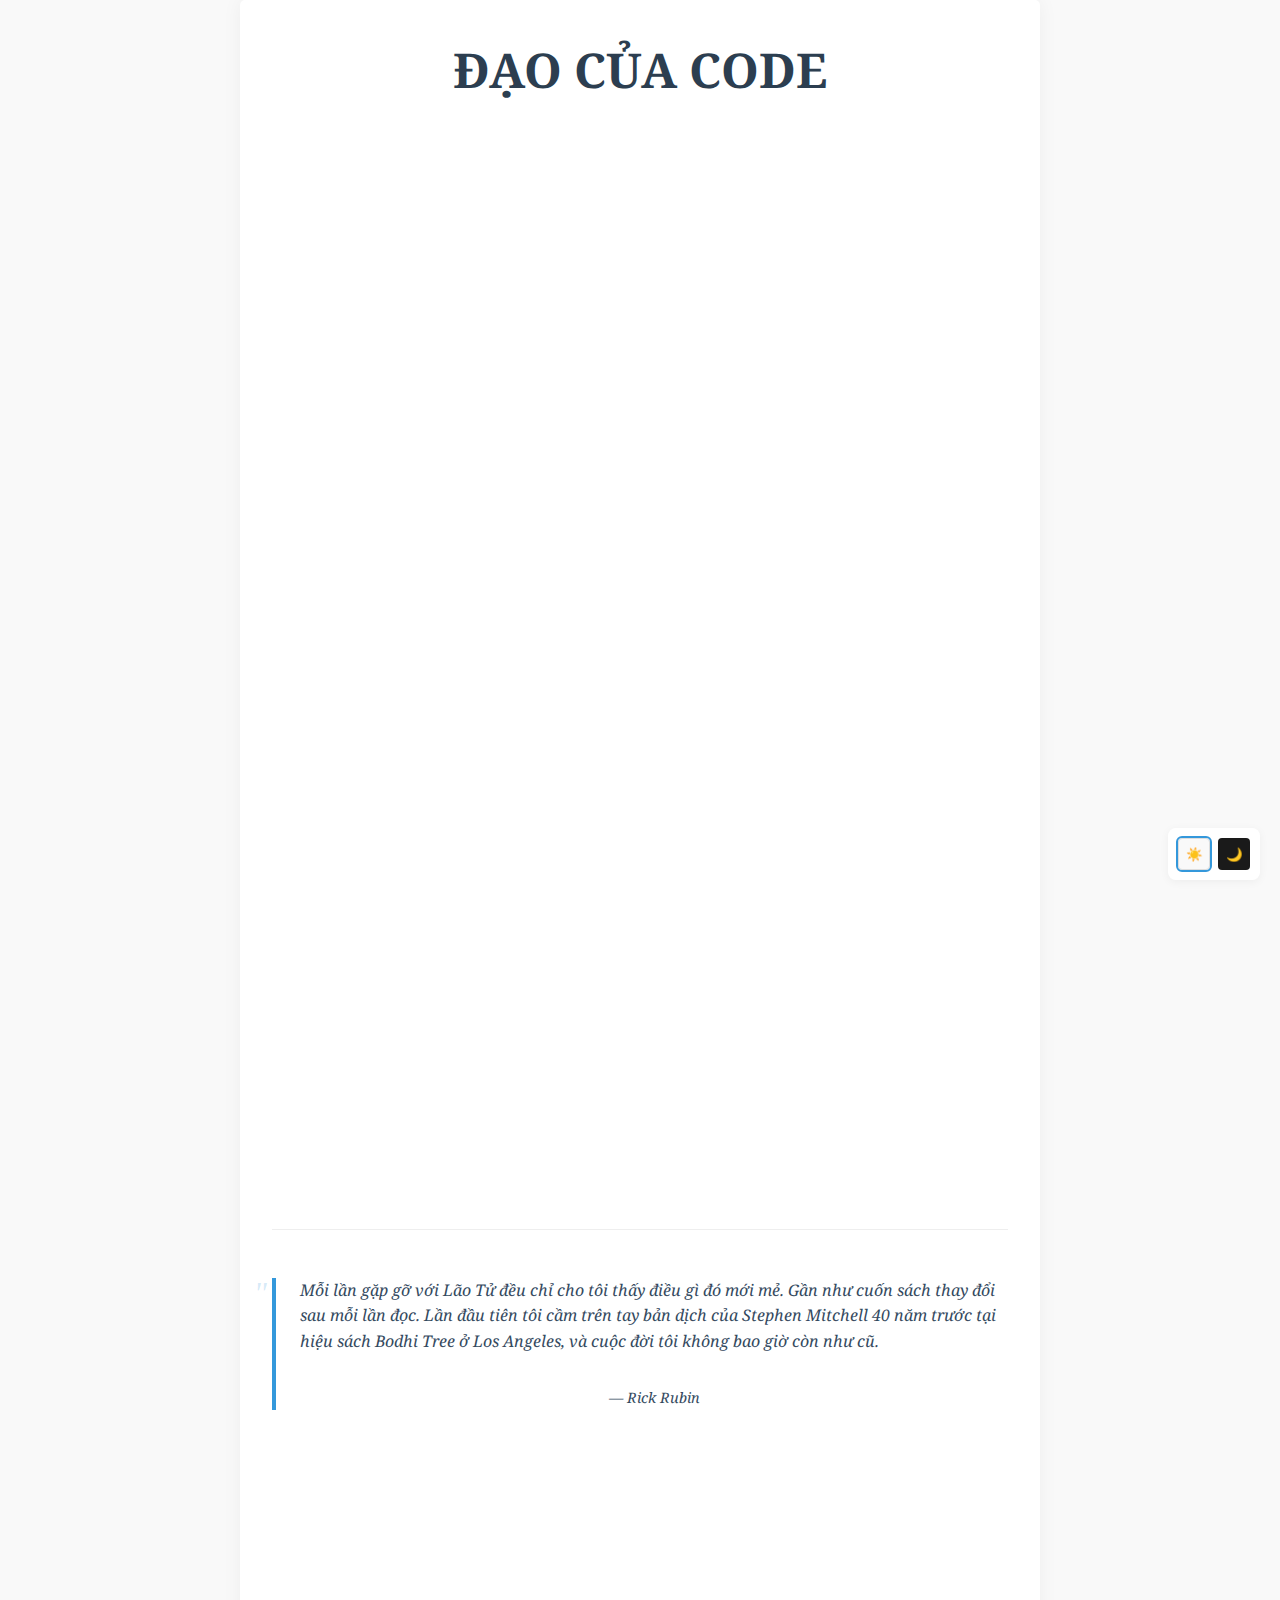
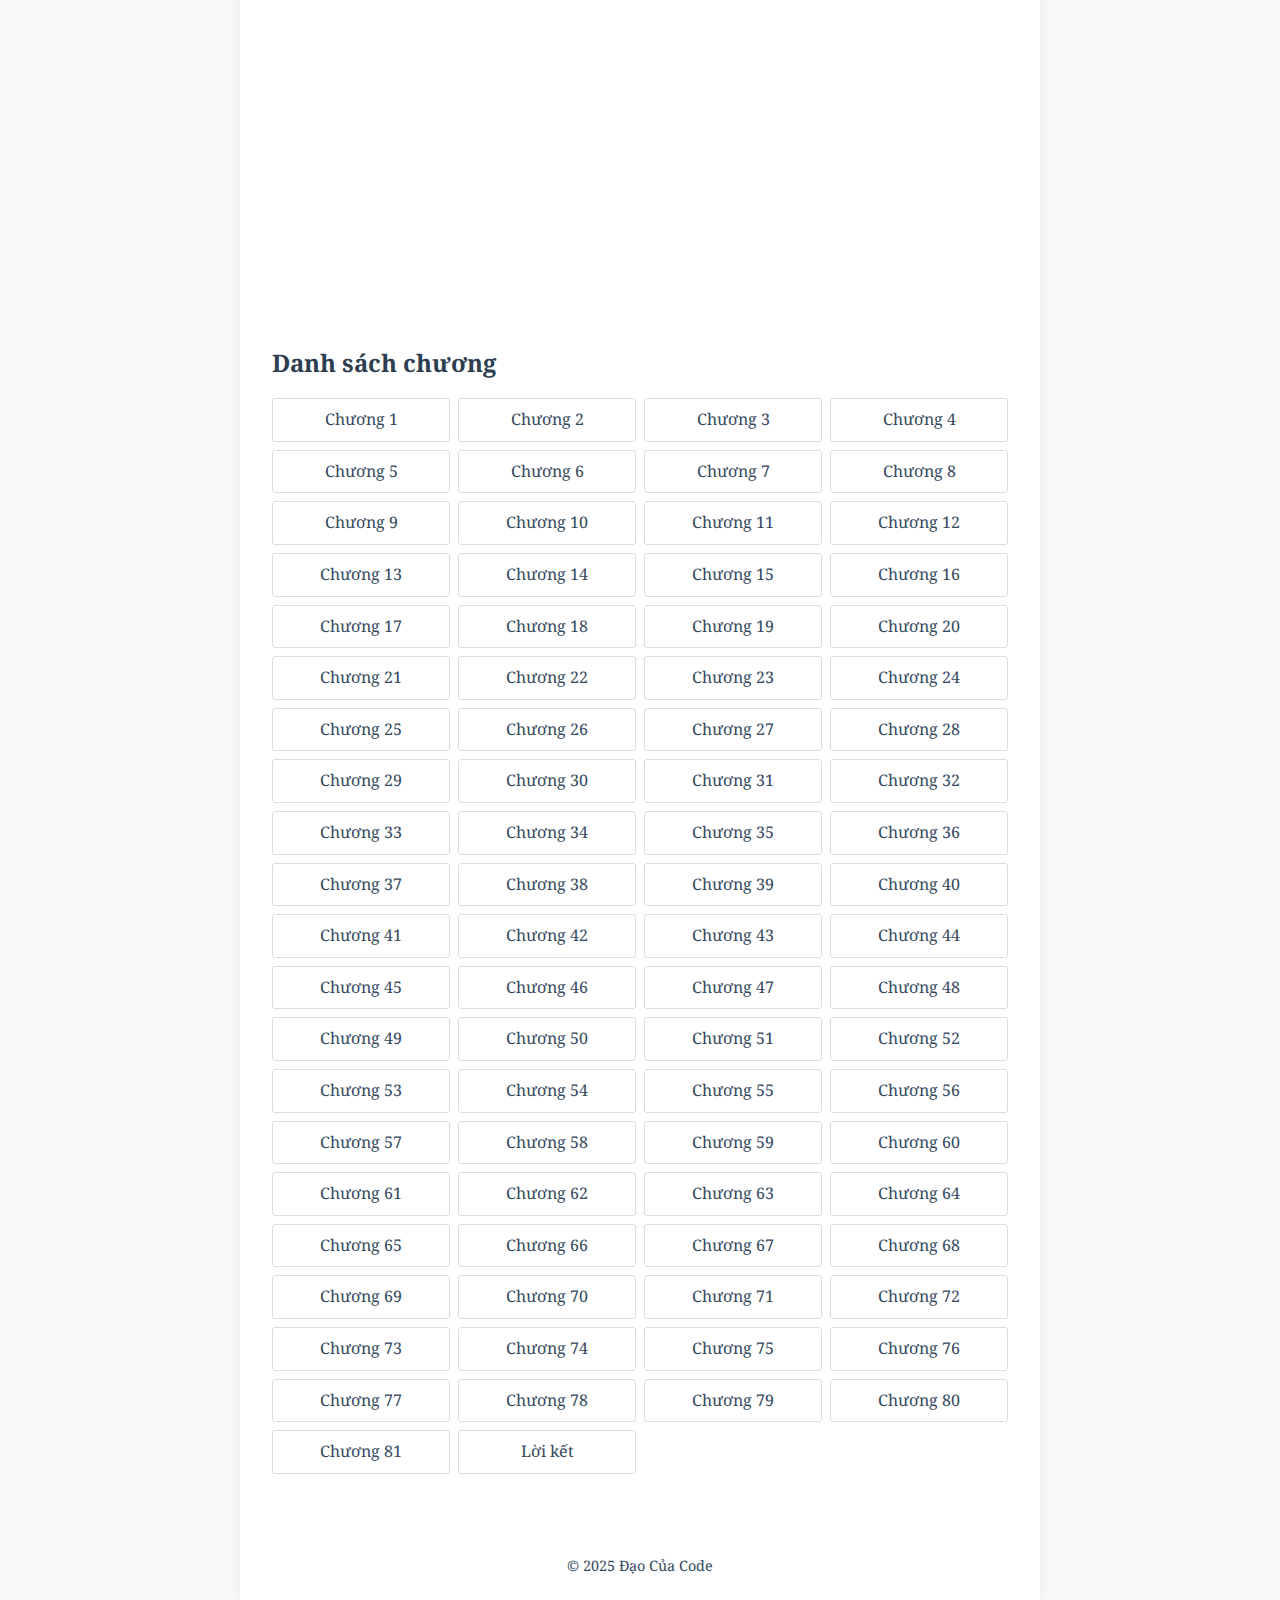
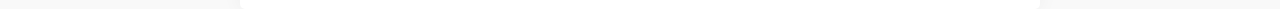
<file: index.html>
<!DOCTYPE html>
<html lang="vi">
<head>
    <meta charset="UTF-8">
    <meta name="viewport" content="width=device-width, initial-scale=1.0">
    <meta http-equiv="content-language" content="vi">
    
    <title>Đạo Của Code - Nghệ Thuật Vĩnh Cửu của Vibe Coding</title>
    
    <!-- Primary Meta Tags -->
    <meta name="title" content="Đạo Của Code - Nghệ Thuật Vĩnh Cửu của Vibe Coding">
    <meta name="description" content="81 chương triết lý lập trình từ Đạo Đức Kinh - nơi code không chỉ là logic mà còn là nghệ thuật sống">
    <meta name="author" content="Phuc NT">
    <meta name="keywords" content="lập trình, coding, triết học, đạo đức kinh, vibe coding, rick rubin, lão tử">

    <!-- Favicon -->
    <link rel="icon" type="image/png" href="assets/image/intro.png">
    
    <!-- Open Graph / Facebook -->
    <meta property="og:type" content="website">
    <meta property="og:url" content="https://phuc-nt.github.io/the-way-of-code/">
    <meta property="og:site_name" content="Đạo Của Code">
    <meta property="og:title" content="Đạo Của Code - Nghệ Thuật Vĩnh Cửu của Vibe Coding">
    <meta property="og:description" content="81 chương triết lý lập trình từ Đạo Đức Kinh - nơi code không chỉ là logic mà còn là nghệ thuật sống">
    <meta property="og:image" content="https://phuc-nt.github.io/the-way-of-code/assets/image/intro.png">
    <meta property="og:image:width" content="1200">
    <meta property="og:image:height" content="630">
    
    <!-- Twitter -->
    <meta name="twitter:card" content="summary_large_image">
    <meta name="twitter:url" content="https://phuc-nt.github.io/the-way-of-code/">
    <meta name="twitter:title" content="Đạo Của Code - Nghệ Thuật Vĩnh Cửu của Vibe Coding">
    <meta name="twitter:description" content="81 chương triết lý lập trình từ Đạo Đức Kinh - nơi code không chỉ là logic mà còn là nghệ thuật sống">
    <meta name="twitter:image" content="https://phuc-nt.github.io/the-way-of-code/assets/image/intro.png">
    
    <!-- Styles -->
    <link rel="stylesheet" href="assets/css/main.css">
    <link rel="stylesheet" href="assets/css/animations.css">
    <link rel="preconnect" href="https://fonts.googleapis.com">
    <link rel="preconnect" href="https://fonts.gstatic.com" crossorigin>
    <link href="https://fonts.googleapis.com/css2?family=Noto+Serif:ital,wght@0,400;0,700;1,400&display=swap" rel="stylesheet">
</head>
<body>
    <div class="container home-container">
        <header class="home-header" id="home-header">
            <!-- Header content will be dynamically inserted here -->
        </header>
        
        <main class="home-content">
            <section class="introduction" id="introduction">
                <!-- Introduction content will be dynamically inserted here -->
            </section>
            
            <section class="chapter-list">
                <h2>Danh sách chương</h2>
                <ul class="chapters" id="chapter-list">
                    <!-- Chapter links will be dynamically inserted here -->
                </ul>
            </section>
        </main>
        
        <footer>
            <div class="footer-content">
                <p>&copy; 2025 Đạo Của Code</p>
            </div>
        </footer>
    </div>
    
    <div class="theme-switcher">
        <button class="theme-button light" data-theme="light" title="Light theme">☀️</button>
        <button class="theme-button dark" data-theme="dark" title="Dark theme">🌙</button>
    </div>

    <script src="assets/js/main.js"></script>
    <script src="assets/js/render.js"></script>
</body>
</html>
</file>
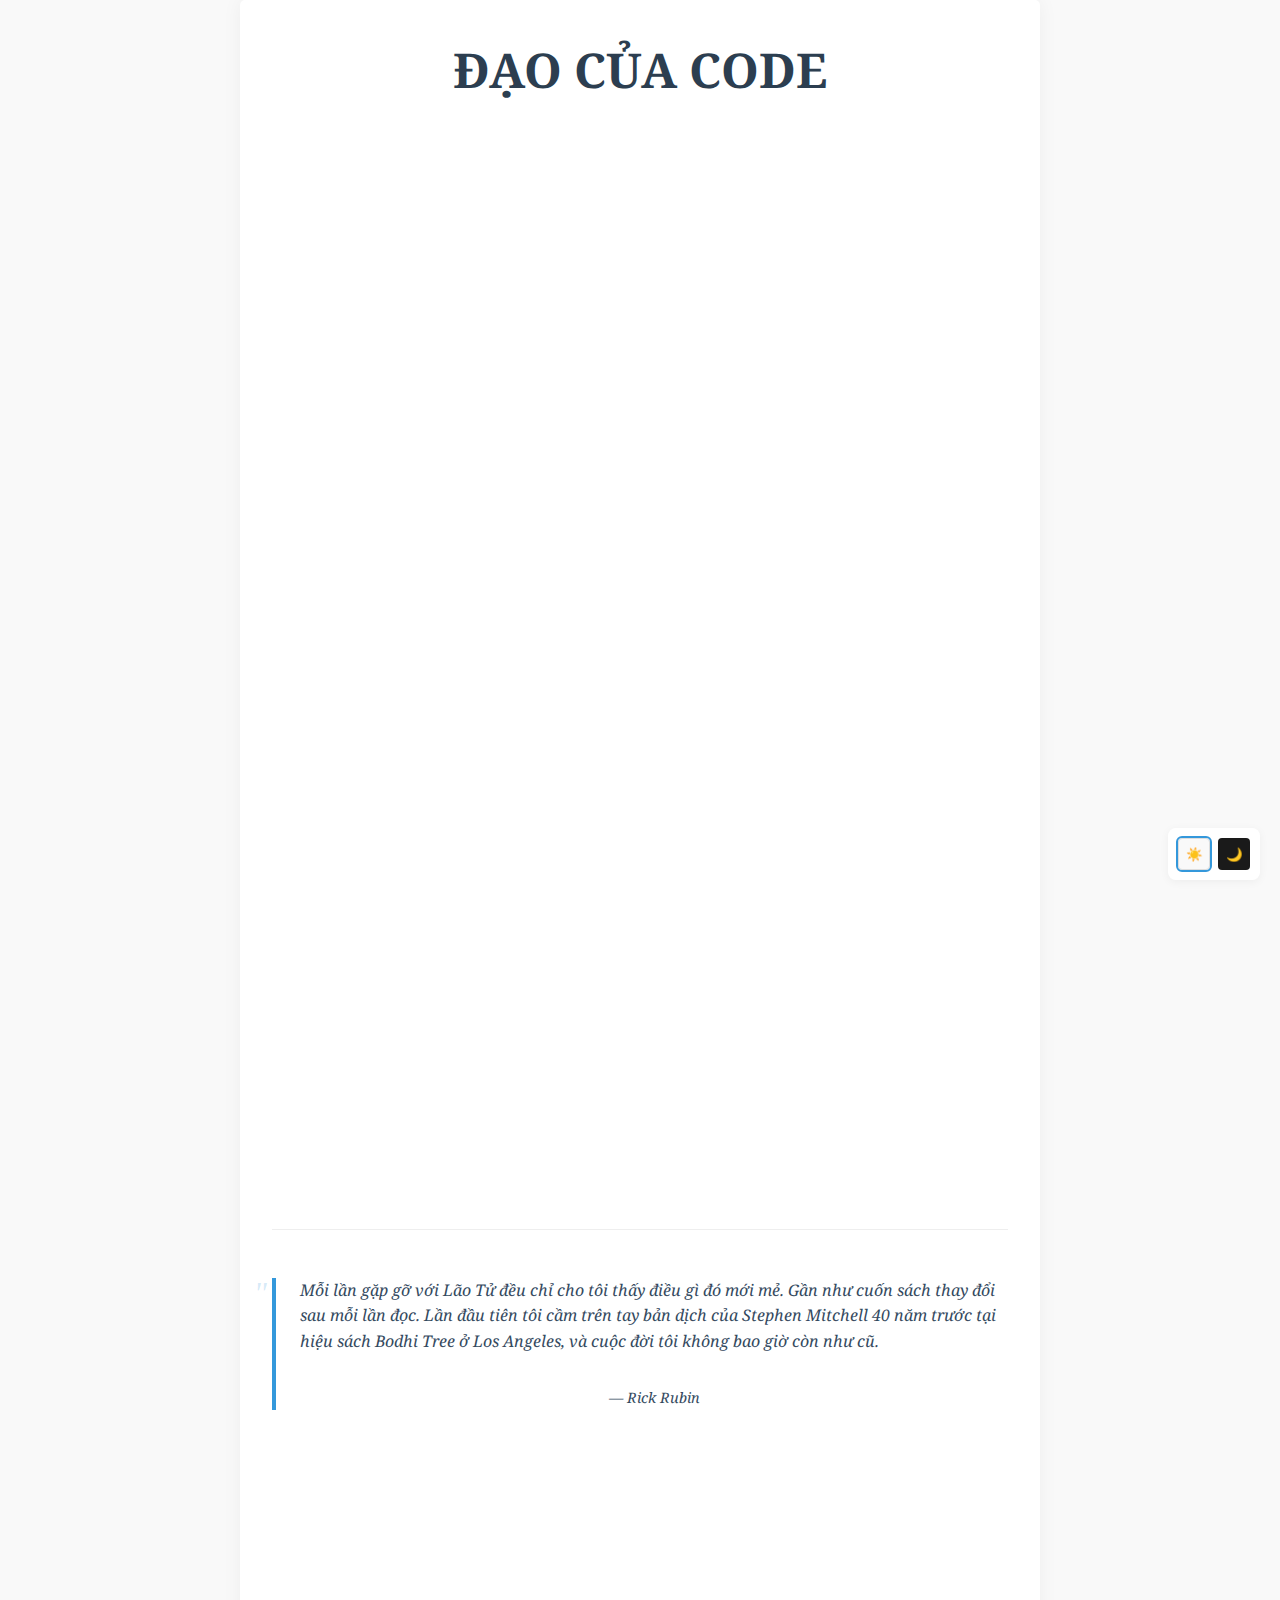
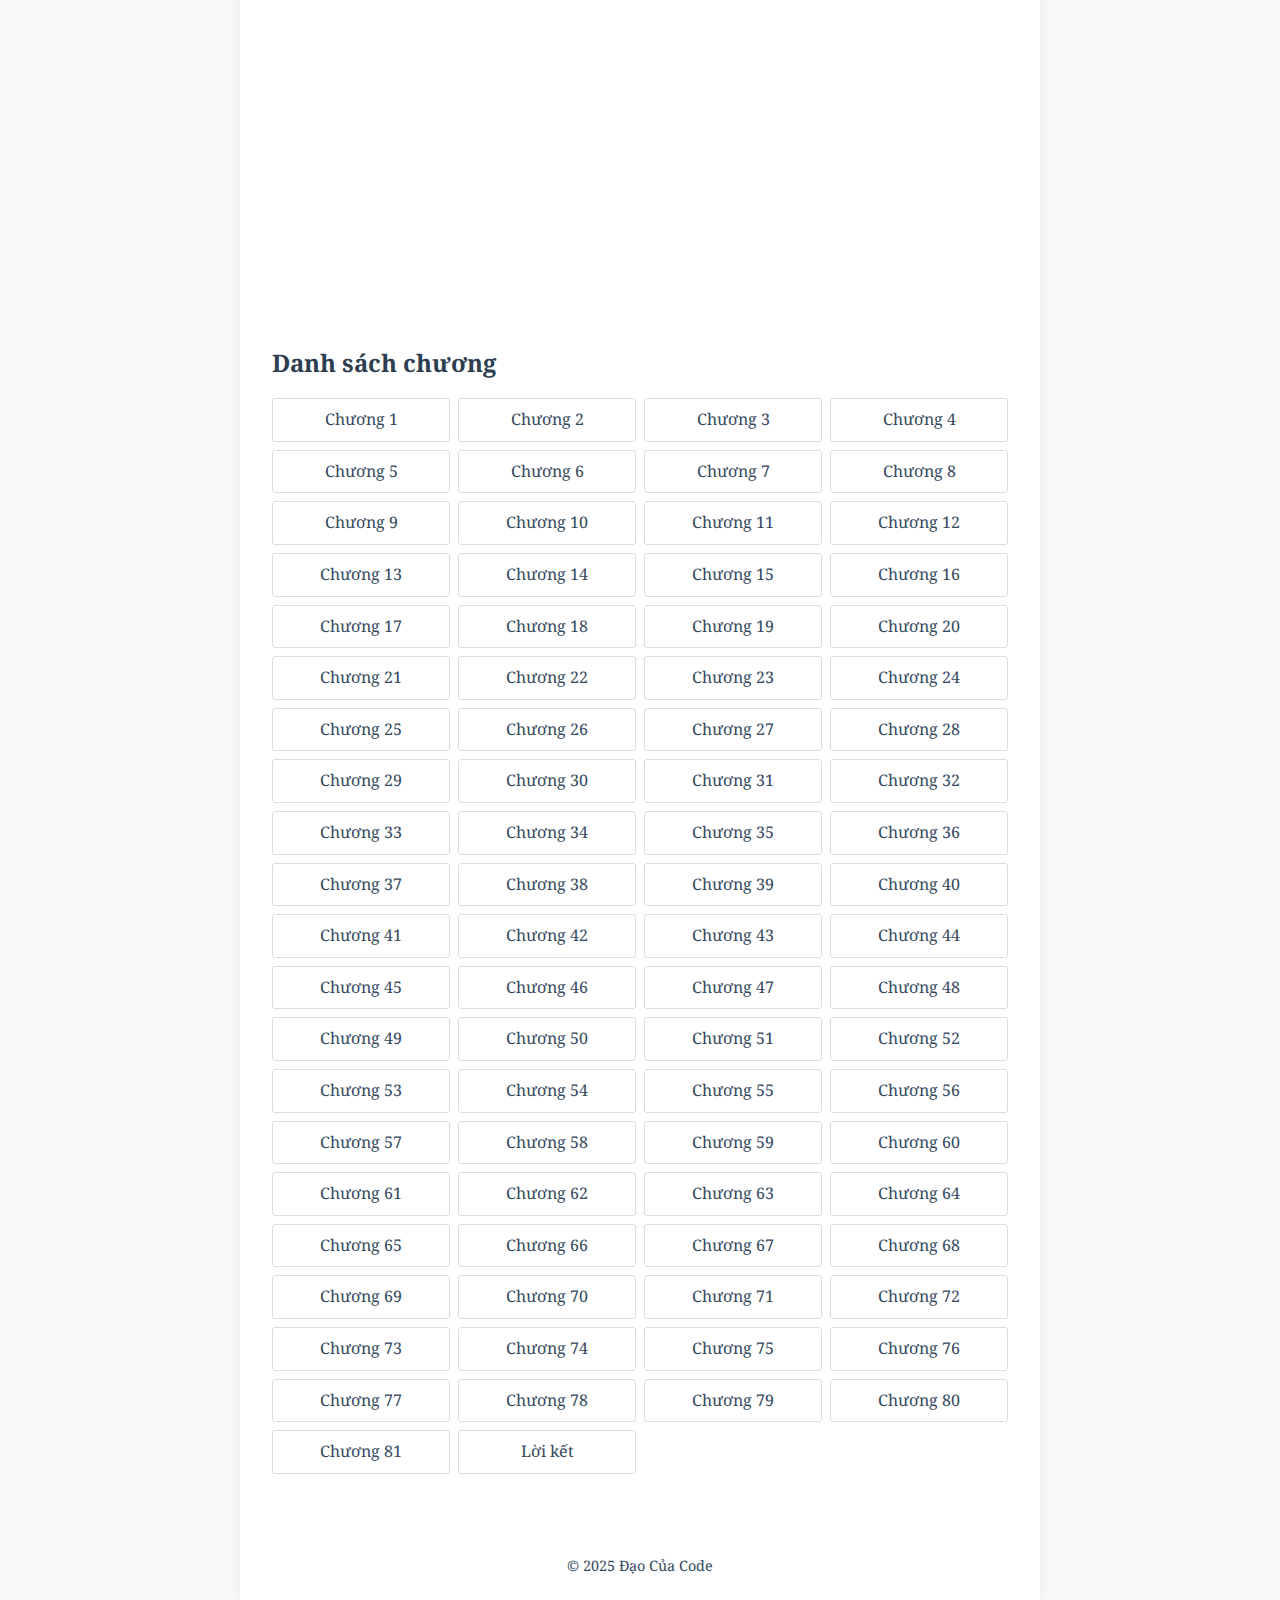
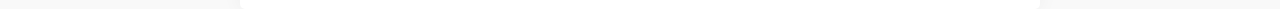
<file: chapter.html>
<!DOCTYPE html>
<html lang="vi">
<head>
    <meta charset="UTF-8">
    <meta name="viewport" content="width=device-width, initial-scale=1.0">
    <title>Đạo Của Code - Chương</title>
    <link rel="stylesheet" href="assets/css/main.css">
    <link rel="stylesheet" href="assets/css/animations.css">
    <link rel="preconnect" href="https://fonts.googleapis.com">
    <link rel="preconnect" href="https://fonts.gstatic.com" crossorigin>
    <link href="https://fonts.googleapis.com/css2?family=Noto+Serif:ital,wght@0,400;0,700;1,400&display=swap" rel="stylesheet">
</head>
<body>
    <div class="container chapter-container">
        <header>
            <div class="home-header">
                <a href="index.html" class="home-link">ĐẠO CỦA CODE</a>
            </div>
            <nav class="navigation">
                <div class="chapter-nav chapter-header-nav" id="chapter-navigation">
                    <!-- Navigation will be dynamically inserted here -->
                </div>
            </nav>
        </header>
        
        <main class="chapter-content" id="chapter-content">
            <!-- Chapter content will be dynamically inserted here -->
        </main>
        
        <footer>
            <div class="chapter-footer-nav" id="footer-navigation">
                <!-- Footer navigation will be dynamically inserted here -->
            </div>
            <div class="footer-content">
                <p>&copy; 2025 Đạo Của Code</p>
            </div>
        </footer>
    </div>
    
    <div class="theme-switcher">
        <button class="theme-button light" data-theme="light" title="Light theme">☀️</button>
        <button class="theme-button dark" data-theme="dark" title="Dark theme">🌙</button>
        <button class="theme-button brown" data-theme="brown" title="Brown theme">📜</button>
    </div>

    <script src="assets/js/main.js"></script>
    <script src="assets/js/render.js"></script>
</body>
</html>
</file>
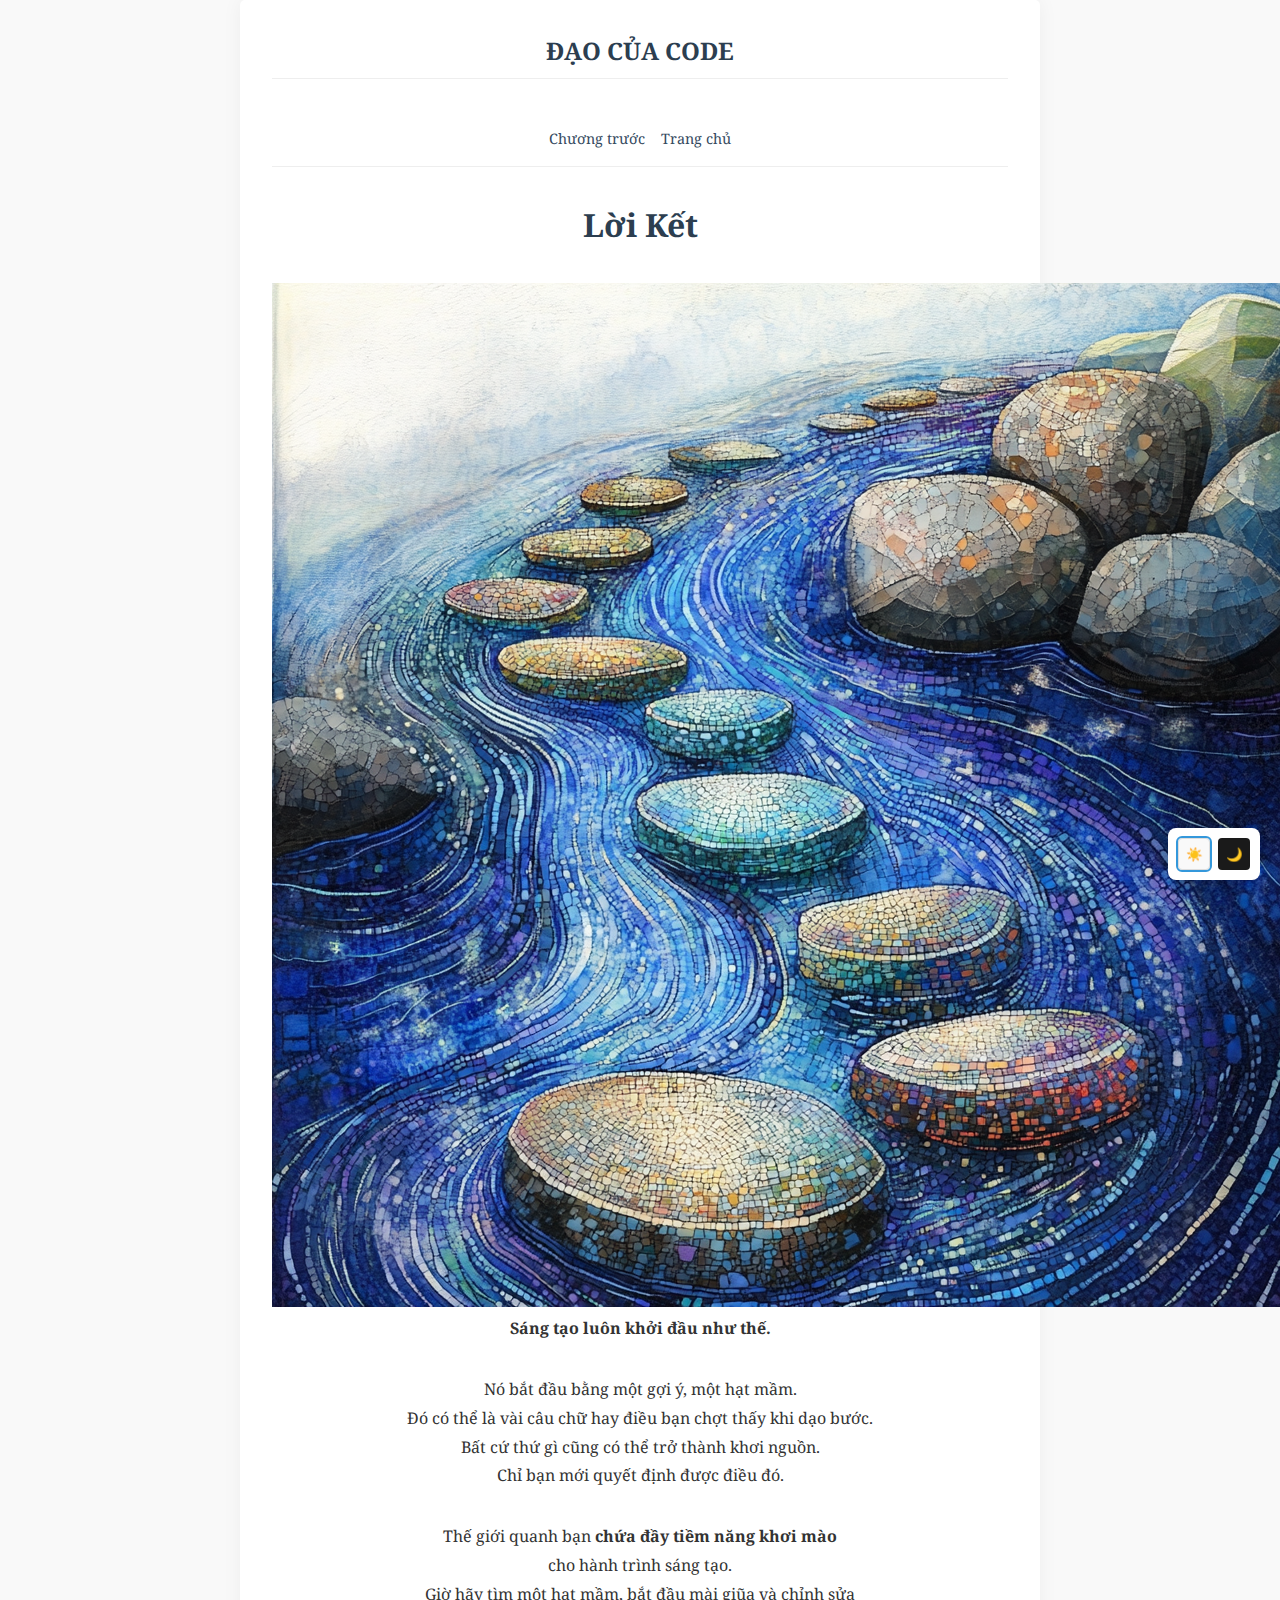
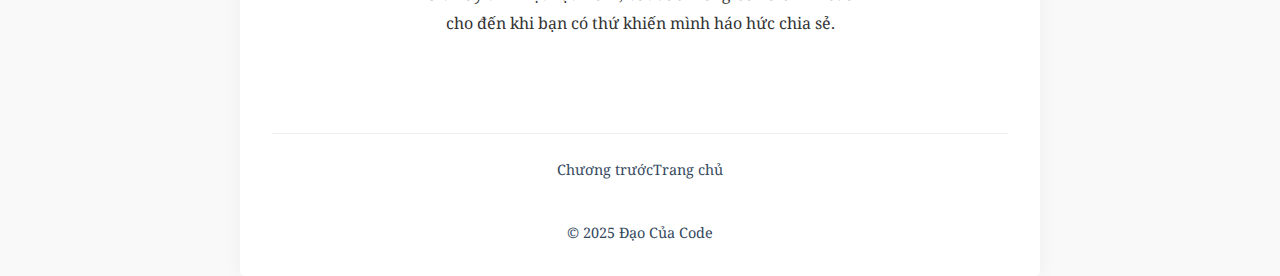
<file: outro.html>
<!DOCTYPE html>
<html lang="vi">
<head>
    <meta charset="UTF-8">
    <meta name="viewport" content="width=device-width, initial-scale=1.0">
    <meta http-equiv="content-language" content="vi">
    
    <title>Đạo Của Code - Lời Kết</title>
    
    <!-- Primary Meta Tags -->
    <meta name="title" content="Đạo Của Code - Lời Kết">
    <meta name="description" content="Lời kết của 81 chương triết lý lập trình từ Đạo Đức Kinh - hành trình khám phá nghệ thuật code từ cội nguồn">
    <meta name="author" content="Phuc NT">
    <meta name="keywords" content="lập trình, coding, triết học, đạo đức kinh, vibe coding, rick rubin, lão tử">

    <!-- Favicon -->
    <link rel="icon" type="image/png" href="assets/image/outro.png">
    
    <!-- Open Graph / Facebook -->
    <meta property="og:type" content="website">
    <meta property="og:url" content="https://phuc-nt.github.io/the-way-of-code/outro.html">
    <meta property="og:site_name" content="Đạo Của Code">
    <meta property="og:title" content="Đạo Của Code - Lời Kết">
    <meta property="og:description" content="Lời kết của 81 chương triết lý lập trình từ Đạo Đức Kinh - hành trình khám phá nghệ thuật code từ cội nguồn">
    <meta property="og:image" content="https://phuc-nt.github.io/the-way-of-code/assets/image/outro.png">
    <meta property="og:image:width" content="1200">
    <meta property="og:image:height" content="630">
    
    <!-- Twitter -->
    <meta name="twitter:card" content="summary_large_image">
    <meta name="twitter:url" content="https://phuc-nt.github.io/the-way-of-code/outro.html">
    <meta name="twitter:title" content="Đạo Của Code - Lời Kết">
    <meta name="twitter:description" content="Lời kết của 81 chương triết lý lập trình từ Đạo Đức Kinh - hành trình khám phá nghệ thuật code từ cội nguồn">
    <meta name="twitter:image" content="https://phuc-nt.github.io/the-way-of-code/assets/image/outro.png">
    
    <!-- Styles -->
    <link rel="stylesheet" href="assets/css/main.css">
    <link rel="stylesheet" href="assets/css/edge-glow.css">
    <link rel="preconnect" href="https://fonts.googleapis.com">
    <link rel="preconnect" href="https://fonts.gstatic.com" crossorigin>
    <link href="https://fonts.googleapis.com/css2?family=Noto+Serif:ital,wght@0,400;0,700;1,400&display=swap" rel="stylesheet">
</head>
<body>
    <div class="container chapter-container">
        <header>
            <div class="home-header">
                <a href="index.html" class="home-link">ĐẠO CỦA CODE</a>
            </div>
            <nav class="navigation">
                <div class="chapter-nav chapter-header-nav" id="chapter-navigation">
                    <a href="chapter.html?id=81" class="prev-chapter">Chương trước</a>
                    <a href="index.html" class="next-chapter">Trang chủ</a>
                </div>
            </nav>
        </header>
        
        <main class="chapter-content" id="outro-content">
            <!-- Outro content will be dynamically inserted here -->
        </main>
        
        <footer>
            <div class="chapter-footer-nav" id="footer-navigation">
                <a href="chapter.html?id=81" class="prev-chapter">Chương trước</a>
                <a href="index.html" class="next-chapter">Trang chủ</a>
            </div>
            <div class="footer-content">
                <p>&copy; 2025 Đạo Của Code</p>
            </div>
        </footer>
    </div>
    
    <div class="theme-switcher">
        <button class="theme-button light" data-theme="light" title="Light theme">☀️</button>
        <button class="theme-button dark" data-theme="dark" title="Dark theme">🌙</button>
    </div>
    
    <script src="assets/js/main.js"></script>
    <script>
        document.addEventListener('DOMContentLoaded', function() {
            // Khởi tạo theme manager từ main.js
            if (typeof themeManager !== 'undefined') {
                themeManager.init();
            }
            
            // Animation sẽ tự khởi tạo sau khi nội dung được tải
            
            // Tải nội dung của outro.json
            fetch('data/outro.json')
                .then(response => {
                    if (!response.ok) {
                        throw new Error('Network response was not ok');
                    }
                    return response.json();
                })
                .then(data => {
                    renderOutroContent(data);
                })
                .catch(error => {
                    console.error('Error loading outro data:', error);
                    document.getElementById('outro-content').innerHTML = '<p>Đã xảy ra lỗi khi tải dữ liệu. Vui lòng thử lại sau.</p>';
                });
        });
        
        // Render nội dung outro sử dụng parseMarkdown
        function renderOutroContent(data) {
            const contentElement = document.getElementById('outro-content');
            if (!contentElement) return;
            
            let contentHTML = `<h1 class="chapter-heading fade-in">${data.title || 'Lời Kết'}</h1>`;
            
            // Thêm ảnh minh họa
            contentHTML += `<div class="outro-illustration">
                <img src="assets/image/outro.png" alt="Minh họa Lời Kết" class="hero-illustration fade-in-delayed">
            </div>`;
            
            // Render các đoạn thơ (verses)
            contentHTML += `<div class="verse-container">`;
            
            if (data.content?.verses?.length > 0) {
                data.content.verses.forEach(verse => {
                    contentHTML += `<p class="verse" id="${verse.id}">`;
                    
                    verse.lines.forEach((line, index) => {
                        // Sử dụng hàm parseMarkdown
                        contentHTML += parseMarkdown(line);
                        if (index < verse.lines.length - 1) {
                            contentHTML += `<br>`;
                        }
                    });
                    
                    contentHTML += `</p>`;
                });
            }
            
            contentHTML += '</div>';
            
            // Hiển thị quote nếu có, sử dụng cùng class với chapter
            if (data.content?.quote?.text) {
                contentHTML += `
                    <div class="comment-section">
                        <h3>Lời cuối</h3>
                        <div class="commentary-container fade-in">
                            <div class="commentary-item">
                                <p>${parseMarkdown(data.content.quote.text)}</p>
                                ${data.content.quote.author ? `<p class="quote-author">— <em>${data.content.quote.author}</em></p>` : ''}
                            </div>
                        </div>
                    </div>
                `;
            }
            
            contentElement.innerHTML = contentHTML;
            
            // Fade-in animation
            document.querySelector('.container').classList.add('fade-in-content');
            
            // Edge glow elements
            if (typeof addGlowElements === 'function') {
                addGlowElements();
            }
            
            // Animation đã được chuyển sang chapter 1
            
            styleNavigation();
        }
        
        // Hàm này áp dụng cùng kiểu dáng cho navigation như trong main.js
        function styleNavigation() {
            // Thêm class fade-in cho animation
            const headerNav = document.getElementById('chapter-navigation');
            const footerNav = document.getElementById('footer-navigation');
            
            if (headerNav) {
                headerNav.classList.add('fade-in');
            }
            
            if (footerNav) {
                footerNav.classList.add('fade-in');
            }
        }
    </script>
</body>
</html>
</file>
<file: assets/css/main.css>
/* main.css - Stylesheet chính cho trang web */

:root {
    /* Light theme (default) */
    --primary-color: #2c3e50;
    --secondary-color: #34495e;
    --accent-color: #3498db;
    --accent-color-rgb: 52, 152, 219; /* RGB values for accent color */
    --text-color: #333;
    --light-text: #ecf0f1;
    --background-color: #f9f9f9;
    --paper-color: #fff;
    --border-color: #eee;
    --code-bg: #f5f5f5;
    --shadow-color: rgba(0, 0, 0, 0.05);
    --hover-bg: rgba(52, 152, 219, 0.1);
    --transition-time: 0.4s;
}

/* Dark theme */
[data-theme="dark"] {
    --primary-color: #ecf0f1;
    --secondary-color: #bdc3c7;
    --accent-color: #3498db;
    --accent-color-rgb: 52, 152, 219; /* RGB values for accent color */
    --text-color: #ecf0f1;
    --light-text: #ecf0f1;
    --background-color: #1a1a1a;
    --paper-color: #2c2c2c;
    --border-color: #404040;
    --code-bg: #363636;
    --shadow-color: rgba(0, 0, 0, 0.2);
    --hover-bg: rgba(52, 152, 219, 0.2);
}

/* Brown theme */
[data-theme="brown"] {
    --primary-color: #5D4037;
    --secondary-color: #795548;
    --accent-color: #8D6E63;
    --accent-color-rgb: 141, 110, 99; /* RGB values for accent color */
    --text-color: #3E2723;
    --light-text: #EFEBE9;
    --background-color: #EFEBE9;
    --paper-color: #FFF3E0;
    --border-color: #D7CCC8;
    --code-bg: #FAFAFA;
    --shadow-color: rgba(93, 64, 55, 0.05);
    --hover-bg: rgba(141, 110, 99, 0.1);
}

* {
    margin: 0;
    padding: 0;
    box-sizing: border-box;
}

body {
    font-family: "Noto Serif", Georgia, serif;
    line-height: 1.6;
    color: var(--text-color);
    background-color: var(--background-color);
    display: flex;
    flex-direction: column;
    min-height: 100vh;
}

.container {
    max-width: 800px;
    margin: 0 auto;
    padding: 2rem;
    background: var(--paper-color);
    box-shadow: 0 0 20px var(--shadow-color);
    border-radius: 5px;
    min-height: 100vh;
}

/* Header và navigation */
header {
    margin-bottom: 2rem;
    border-bottom: 1px solid var(--border-color);
    padding-bottom: 1rem;
}

.navigation {
    display: flex;
    justify-content: center;
    align-items: center;
    flex-wrap: wrap;
    gap: 1rem;
}

.home-header {
    text-align: center;
    margin-bottom: 1.5rem;
    padding-bottom: 0.5rem;
    border-bottom: 1px solid #eee;
}

.home-link {
    color: var(--primary-color);
    text-decoration: none;
    font-weight: bold;
    font-size: 1.5rem;
    transition: color var(--transition-time);
}

.home-link:hover {
    color: var(--accent-color);
}

.chapter-nav {
    display: flex;
    align-items: center;
    gap: 1rem;
    flex-wrap: wrap;
    justify-content: center;
}

.chapter-header-nav, .chapter-footer-nav .chapter-nav {
    justify-content: center;
}

.prev-chapter, .next-chapter {
    color: var(--secondary-color);
    text-decoration: none;
    transition: color var(--transition-time);
    white-space: nowrap;
    font-size: 0.9rem;
}

.prev-chapter:hover, .next-chapter:hover {
    color: var(--accent-color);
}

.chapter-title {
    font-weight: bold;
    font-size: 0.9rem;
}

/* Nội dung chương */
.chapter-heading {
    text-align: center;
    margin-bottom: 2rem;
    font-size: 2rem;
    color: var(--primary-color);
}

.verse-container {
    margin: 0 auto;
    max-width: 600px;
}

.verse {
    margin-bottom: 2rem;
    line-height: 1.8;
    text-align: center;
}

/* Trang chủ */
.home-header {
    text-align: center;
    margin-bottom: 3rem;
}

.main-title {
    font-size: 3rem;
    color: var(--primary-color);
    margin-bottom: 0.5rem;
}

.subtitle {
    font-style: italic;
    color: var(--secondary-color);
    margin-bottom: 0.5rem;
    font-size: 1.2rem;
}

.author {
    margin-top: 1rem;
    color: var(--secondary-color);
}

.introduction {
    margin-bottom: 3rem;
}

.quote, .comment-quote {
    border-left: 4px solid var(--accent-color);
    padding-left: 1.5rem;
    margin: 1.5rem 0;
    font-style: italic;
    color: var(--secondary-color);
}

.intro-text {
    margin-top: 2rem;
}

.intro-text h2 {
    margin-bottom: 1rem;
    color: var(--primary-color);
}

.intro-text p {
    margin-bottom: 1rem;
}

/* Danh sách chương */
.chapter-list {
    margin-bottom: 3rem;
}

.chapter-list h2 {
    margin-bottom: 1rem;
    color: var(--primary-color);
}

.chapters {
    list-style: none;
    display: grid;
    grid-template-columns: repeat(auto-fill, minmax(150px, 1fr));
    gap: 0.5rem;
}

.chapter-link {
    display: block;
    padding: 0.5rem;
    text-decoration: none;
    color: var(--secondary-color);
    border: 1px solid #ddd;
    border-radius: 3px;
    text-align: center;
    transition: all var(--transition-time);
}

.chapter-link:hover {
    background-color: var(--accent-color);
    color: white;
    transform: translateY(-2px);
    box-shadow: 0 5px 15px rgba(52, 152, 219, 0.2);
}

/* Comment section */
.comment-section {
    margin: 3rem auto 1rem;
    max-width: 700px;
    padding-top: 1.5rem;
    border-top: 1px solid #eee;
}

.comment-section h3 {
    font-size: 1.2rem;
    color: var(--primary-color);
    margin-bottom: 1rem;
    text-align: center;
}

.comment-quote {
    font-size: 0.95rem;
    line-height: 1.7;
    text-align: justify;
}

/* Footer */
footer {
    margin-top: auto;
    padding-top: 2rem;
    text-align: center;
    color: var(--secondary-color);
    font-size: 0.9rem;
}

/* Chapter Footer Navigation */
.chapter-footer-nav {
    display: flex;
    justify-content: center;
    align-items: center;
    padding: 1.5rem 0;
    margin: 2rem 0 1rem;
    border-top: 1px solid #eee;
}

/* Chapter dropdown navigation */
.chapter-dropdown {
    position: relative;
    display: inline-block;
    cursor: pointer;
}

.dropdown-button {
    background: none;
    border: none;
    cursor: pointer;
    color: var(--primary-color);
    font-family: inherit;
    font-size: 0.9rem;
    font-weight: bold;
    display: flex;
    align-items: center;
    gap: 0.3rem;
    padding: 0.3rem 0.5rem;
    border-radius: 3px;
    transition: all var(--transition-time);
}

.dropdown-button:hover {
    background-color: var(--hover-bg);
    color: var(--accent-color);
}

.dropdown-button:focus {
    outline: none;
}

.dropdown-content {
    display: none;
    position: absolute;
    background-color: white;
    min-width: 160px;
    max-height: 300px;
    overflow-y: auto;
    box-shadow: 0px 8px 16px 0px rgba(0,0,0,0.15);
    z-index: 1;
    border-radius: 3px;
    left: 50%;
    transform: translateX(-50%);
}

.dropdown-content a {
    color: var(--secondary-color);
    padding: 10px 14px;
    text-decoration: none;
    display: block;
    text-align: center;
    transition: all 0.2s;
}

.dropdown-content a:hover {
    background-color: var(--hover-bg);
    color: var(--accent-color);
}

.show {
    display: block;
}

.dropdown-icon {
    width: 0;
    height: 0;
    border-left: 5px solid transparent;
    border-right: 5px solid transparent;
    border-top: 5px solid currentColor;
    margin-top: 2px;
    transition: transform var(--transition-time);
}

.rotate-icon {
    transform: rotate(180deg);
}

/* Định dạng Markdown */
.verse strong, .comment-quote strong {
    font-weight: 700;
}

.verse em, .comment-quote em {
    font-style: italic;
}

.verse code, .comment-quote code {
    background-color: var(--code-bg);
    padding: 0.2em 0.4em;
    border-radius: 3px;
    font-family: monospace;
    font-size: 0.9em;
}

.verse a, .comment-quote a {
    color: var(--accent-color);
    text-decoration: none;
    transition: color var(--transition-time);
}

.verse a:hover, .comment-quote a:hover {
    text-decoration: underline;
}

/* Định dạng blockquote cho phần chú thích */
.comment-quote p {
    margin-bottom: 1rem;
}

.comment-quote strong {
    color: var(--primary-color);
    font-weight: bold;
}

.comment-quote em {
    font-style: italic;
}

.comment-quote code {
    font-family: 'Courier New', monospace;
    background-color: #f5f5f5;
    padding: 0.2rem 0.4rem;
    border-radius: 3px;
    font-size: 0.9em;
}

.comment-quote a {
    color: var(--accent-color);
    text-decoration: none;
    border-bottom: 1px dotted;
}

.comment-quote a:hover {
    border-bottom: 1px solid;
}

/* Định dạng cho danh sách trong comment */
.comment-quote ol, .comment-quote ul {
    margin: 0.5rem 0 1rem 1.5rem;
    padding-left: 0.5rem;
}

.comment-quote li {
    margin-bottom: 0.5rem;
    line-height: 1.6;
}

/* Responsive */
@media (max-width: 600px) {
    .navigation {
        flex-direction: column;
        align-items: center;
    }

    .chapters {
        grid-template-columns: repeat(auto-fill, minmax(120px, 1fr));
    }

    .main-title {
        font-size: 2.5rem;
    }
    
    .dropdown-content {
        left: 50%;
        transform: translateX(-50%);
        width: 200px;
        max-width: 90vw;
    }
    
    .chapter-nav {
        width: 100%;
        justify-content: space-between;
    }
    
    .home-link {
        margin-bottom: 0.5rem;
        font-size: 1.3rem;
    }
}

/* Theme switcher */
.theme-switcher {
    position: fixed;
    bottom: 20px;
    right: 20px;
    background: var(--paper-color);
    padding: 10px;
    border-radius: 8px;
    box-shadow: 0 2px 10px var(--shadow-color);
    z-index: 1000;
    display: flex;
    gap: 0.5rem;
}

.theme-button {
    width: 32px;
    height: 32px;
    border: none;
    border-radius: 4px;
    cursor: pointer;
    transition: transform var(--transition-time);
    display: flex;
    align-items: center;
    justify-content: center;
}

.theme-button:hover {
    transform: scale(1.1);
}

.theme-button.light {
    background: #f9f9f9;
    color: #333;
    border: 1px solid #ddd;
}

.theme-button.dark {
    background: #1a1a1a;
    color: #fff;
}

.theme-button.brown {
    background: #5D4037;
    color: #FFF3E0;
}

.theme-button.active {
    outline: 2px solid var(--accent-color);
}

@media (max-width: 600px) {
    .theme-switcher {
        bottom: 10px;
        right: 10px;
        padding: 8px;
    }
    
    .theme-button {
        width: 28px;
        height: 28px;
    }
}

/* Scroll Navigation has been moved to scroll-navigation.css */

/* Loading Animation for Chapter Transitions has been moved to scroll-navigation.css */

/* Page transition animations are now in animations.css */

@keyframes bounce {
    0%, 20%, 50%, 80%, 100% {
        transform: translateY(0);
    }
    40% {
        transform: translateY(-5px);
    }
    60% {
        transform: translateY(-2px);
    }
}

@keyframes fadeOut {
    from {
        opacity: 1;
    }
    to {
        opacity: 0;
    }
}

/* Hide scroll indicator on smaller screens */
@media (max-width: 600px) {
    .scroll-indicator {
        display: none;
    }
}
</file>
<file: assets/css/animations.css>
/* animations.css - File CSS chứa các animation */

/* Common animation container styling for both Three.js and Canvas animations */
.animation-container {
    margin: 0;
    background: #ffffff;
    overflow: hidden;
    display: flex;
    align-items: center;
    justify-content: center;
    width: 550px; /* Kích thước cố định để tạo hình vuông */
    height: 550px; /* Kích thước cố định để tạo hình vuông */
    position: relative;
    margin: 2rem auto;
    border-radius: 5px;
    box-shadow: 0 5px 20px var(--shadow-color);
}

/* Canvas specific styling for chapter 2 tessellation */
.animation-container canvas {
    display: block;
    width: 100%;
    height: 100%;
}

/* Responsive design cho animation */
@media (max-width: 600px) {
    .animation-container {
        width: 350px;
        height: 350px;
    }
}

/* Loader hiển thị trong khi loading Three.js */
.animation-loader {
    display: flex;
    align-items: center;
    justify-content: center;
    height: 100%;
    width: 100%;
    position: absolute;
    top: 0;
    left: 0;
    color: var(--secondary-color);
    background: #ffffff;
    z-index: 10;
    transition: opacity 0.5s ease;
}

/* Hiệu ứng cho loading text */
.loading-text {
    position: relative;
    display: inline-block;
}

.loading-text::after {
    content: '';
    position: absolute;
    width: 0;
    height: 2px;
    bottom: -3px;
    left: 0;
    background-color: var(--accent-color);
    animation: loadingProgress 2s infinite ease-in-out;
}

@keyframes loadingProgress {
    0% { width: 0; left: 0; }
    50% { width: 100%; left: 0; }
    100% { width: 0; left: 100%; }
}

/* Fade in từ từ */
@keyframes fadeIn {
    from { opacity: 0; transform: translateY(-15px); }
    to { opacity: 1; transform: translateY(0); }
}

@keyframes fadeOut {
    from { opacity: 1; transform: translateY(0); }
    to { opacity: 0; transform: translateY(15px); }
}

@keyframes fadeInUp {
    from {
        opacity: 0;
        transform: translateY(20px);
    }
    to {
        opacity: 1;
        transform: translateY(0);
    }
}

@keyframes fadeInFromRight {
    from {
        opacity: 0;
        transform: translateX(20px);
    }
    to {
        opacity: 1;
        transform: translateX(0);
    }
}

/* Áp dụng animation cho các phần tử */
.fade-in {
    animation: fadeIn 1.2s ease-in-out forwards;
}

.fade-in-delayed {
    opacity: 0;
    animation: fadeIn 1.2s ease-in-out forwards;
    animation-delay: 0.3s;
}

.fade-in-up {
    opacity: 0;
    animation: fadeInUp 1s ease-out forwards;
}

/* Animation cho verse */
.verse {
    opacity: 0;
    animation: fadeInUp 0.8s ease-out forwards;
}

/* Để các verse xuất hiện lần lượt */
.verse:nth-child(2) { animation-delay: 0.2s; }
.verse:nth-child(3) { animation-delay: 0.4s; }
.verse:nth-child(4) { animation-delay: 0.6s; }
.verse:nth-child(5) { animation-delay: 0.8s; }
.verse:nth-child(6) { animation-delay: 1s; }

/* Animation cho page transitions */
.page-transition {
    animation: fadeOut 0.5s ease-out forwards;
}

/* Prevent scroll during transitions */
body.page-transition {
    overflow: hidden;
}

/* Handle page arrival transition */
.container {
    animation: fadeIn 0.5s ease-out;
}

/* Hover animation cho các link */
.chapter-link {
    position: relative;
    overflow: hidden;
}

.chapter-link::after {
    content: '';
    position: absolute;
    bottom: 0;
    left: 0;
    width: 0;
    height: 2px;
    background-color: var(--accent-color);
    transition: width 0.3s ease;
}

.chapter-link:hover::after {
    width: 100%;
}

/* Subtle animation for quote */
.quote, .comment-quote {
    position: relative;
}

.quote::before, .comment-quote::before {
    content: '"';
    position: absolute;
    left: -0.7em;
    top: -0.3em;
    font-size: 2em;
    color: rgba(52, 152, 219, 0.2);
    font-family: Georgia, serif;
}
</file>
<file: assets/css/edge-glow.css>
/* edge-glow.css - Styles for edge glow effect during scrolling */

/* Edge glow containers */
.edge-glow-top,
.edge-glow-bottom {
    position: fixed;
    left: 0;
    width: 100%;
    height: 16px; /* Tăng độ dày của dải sáng */
    z-index: 999;
    opacity: 0;
    pointer-events: none;
    transition: opacity 0.3s ease; /* Giảm thời gian chuyển đổi để hiển thị nhanh hơn */
}

.edge-glow-top {
    top: 0;
    background: linear-gradient(to bottom, rgba(var(--accent-color-rgb), 0.95), rgba(var(--accent-color-rgb), 0));
    transform-origin: top;
    box-shadow: 0 0 25px rgba(var(--accent-color-rgb), 0.7); /* Đổ bóng rõ hơn */
}

.edge-glow-bottom {
    bottom: 0;
    background: linear-gradient(to top, rgba(var(--accent-color-rgb), 0.95), rgba(var(--accent-color-rgb), 0));
    transform-origin: bottom;
    box-shadow: 0 0 25px rgba(var(--accent-color-rgb), 0.7); /* Đổ bóng rõ hơn */
}

/* Active state - when user reached the edge */
.edge-glow-top.active,
.edge-glow-bottom.active {
    opacity: 1;
    animation: pulseGlow 1.5s cubic-bezier(0.19, 1, 0.22, 1);
}

/* Animation for the edge glow */
@keyframes pulseGlow {
    0% { opacity: 0; height: 5px; }
    15% { opacity: 1; height: 18px; } /* Nhanh hơn, cao hơn */
    50% { opacity: 1; height: 16px; }
    100% { opacity: 0; height: 5px; }
}

/* Chapter transition animation */
.page-transition {
    position: relative;
    overflow: hidden;
    pointer-events: none; /* Ngăn tương tác trong quá trình chuyển trang */
}

/* Scroll transition effects */
.slide-out-top {
    animation: slideOutTop 0.6s cubic-bezier(0.19, 1, 0.22, 1) forwards;
}

.slide-out-bottom {
    animation: slideOutBottom 0.6s cubic-bezier(0.19, 1, 0.22, 1) forwards;
}

.slide-in-top {
    animation: slideInTop 0.6s cubic-bezier(0.19, 1, 0.22, 1) forwards;
}

.slide-in-bottom {
    animation: slideInBottom 0.6s cubic-bezier(0.19, 1, 0.22, 1) forwards;
}

@keyframes slideOutTop {
    from { transform: translateY(0); opacity: 1; }
    to { transform: translateY(-100%); opacity: 0; filter: blur(3px); }
}

@keyframes slideOutBottom {
    from { transform: translateY(0); opacity: 1; }
    to { transform: translateY(100%); opacity: 0; filter: blur(3px); }
}

@keyframes slideInTop {
    from { transform: translateY(-100%); opacity: 0; filter: blur(3px); }
    to { transform: translateY(0); opacity: 1; filter: blur(0); }
}

@keyframes slideInBottom {
    from { transform: translateY(100%); opacity: 0; filter: blur(3px); }
    to { transform: translateY(0); opacity: 1; filter: blur(0); }
}
</file>
